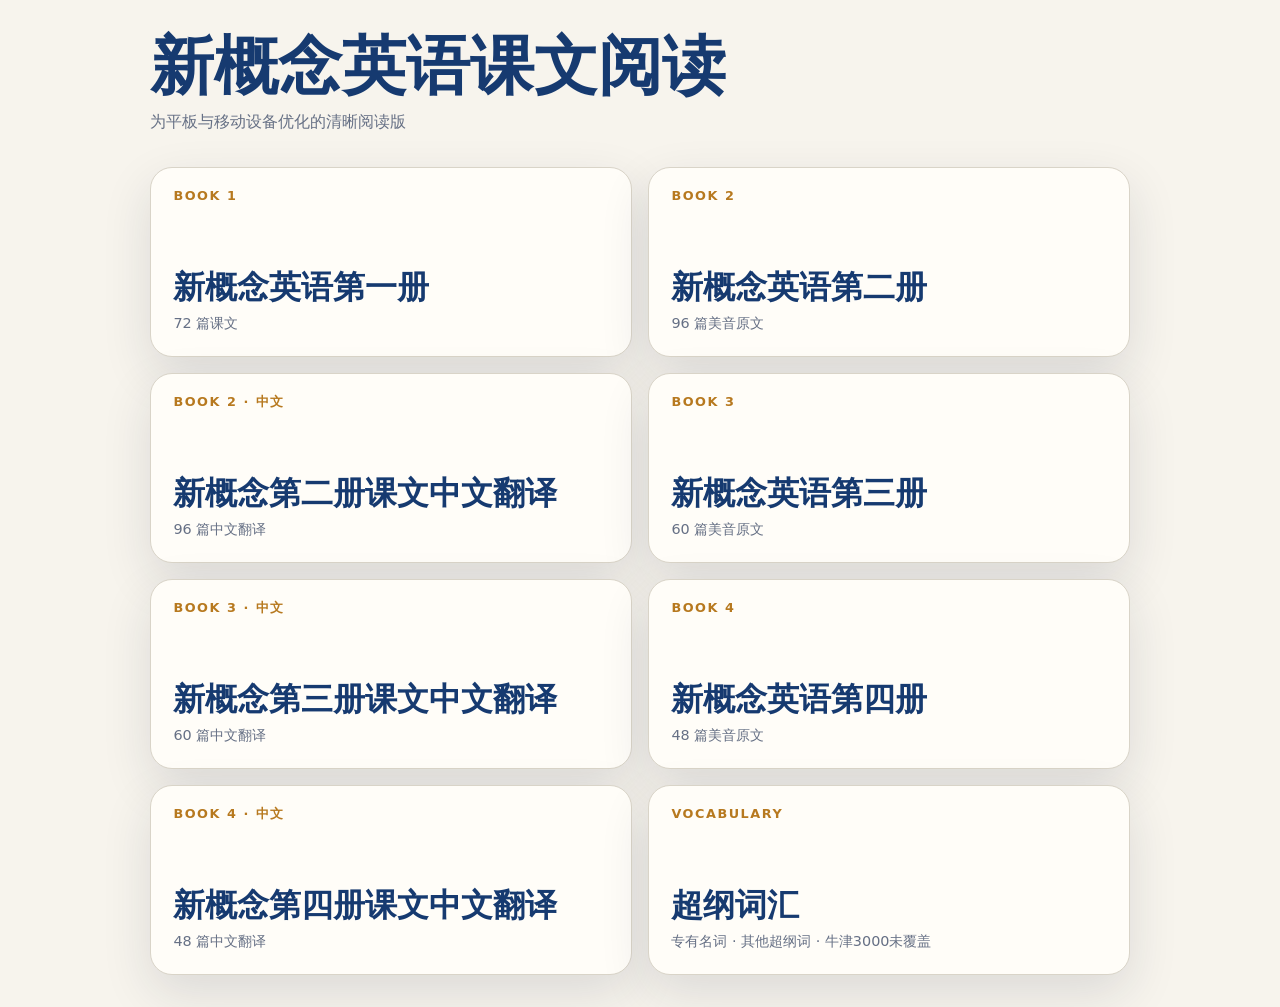
<file: index.html>
<!doctype html><html lang="zh-CN"><head><meta charset="utf-8"><meta name="viewport" content="width=device-width,initial-scale=1"><title>新概念英语课文阅读</title><style>
:root{--paper:#f7f4ed;--surface:#fffdf8;--ink:#172033;--muted:#667085;--line:#d9d4c8;--brand:#163a70;--accent:#b7791f;--shadow:0 18px 50px rgba(26,37,56,.12);--reader-size:20px}
html[data-theme="dark"]{--paper:#101722;--surface:#17202d;--ink:#ecf2fb;--muted:#a8b3c3;--line:#334154;--brand:#9fc4ff;--accent:#f0bc64;--shadow:0 18px 50px rgba(0,0,0,.3)}
*{box-sizing:border-box}html{scroll-behavior:smooth;scroll-padding-top:5.5rem}body{margin:0;background:var(--paper);color:var(--ink);font-family:Georgia,"Noto Serif",serif;line-height:1.75}
button,input,a{font:inherit}.progress{position:fixed;inset:0 0 auto;height:4px;background:transparent;z-index:60}.progress span{display:block;height:100%;width:0;background:linear-gradient(90deg,var(--brand),var(--accent))}
.topbar{position:sticky;top:0;z-index:50;display:flex;align-items:center;gap:.75rem;min-height:70px;padding:.65rem 1.1rem;background:color-mix(in srgb,var(--paper) 92%,transparent);border-bottom:1px solid var(--line);backdrop-filter:blur(16px)}
.book-title{min-width:0;margin-right:auto}.book-title strong{display:block;font:700 1.12rem/1.25 system-ui,sans-serif;color:var(--brand)}.book-title span{display:block;font:500 .78rem/1.3 system-ui,sans-serif;color:var(--muted)}
.icon-btn{display:inline-grid;place-items:center;min-width:44px;height:44px;padding:0 .75rem;border:1px solid var(--line);border-radius:12px;background:var(--surface);color:var(--ink);cursor:pointer}.icon-btn:active{transform:translateY(1px)}
.layout{display:grid;grid-template-columns:minmax(240px,290px) minmax(0,1fr);gap:clamp(1.5rem,3vw,3.5rem);max-width:1440px;margin:auto;padding:1.6rem clamp(1rem,3vw,3rem) 5rem}
.toc{position:sticky;top:94px;align-self:start;max-height:calc(100vh - 118px);overflow:auto;border:1px solid var(--line);border-radius:18px;background:var(--surface);box-shadow:var(--shadow)}
.toc-head{position:sticky;top:0;padding:1rem;background:var(--surface);border-bottom:1px solid var(--line)}.toc-head label{display:block;margin-bottom:.45rem;font:700 .78rem/1 system-ui,sans-serif;letter-spacing:.08em;text-transform:uppercase;color:var(--muted)}
.toc input{width:100%;height:42px;padding:0 .8rem;border:1px solid var(--line);border-radius:10px;background:var(--paper);color:var(--ink);outline:none}.toc input:focus{border-color:var(--brand);box-shadow:0 0 0 3px color-mix(in srgb,var(--brand) 20%,transparent)}
.toc-list{list-style:none;margin:0;padding:.55rem}.toc-list li[hidden]{display:none}.toc-list a{display:grid;grid-template-columns:2.8rem 1fr;gap:.6rem;padding:.68rem .7rem;border-radius:10px;color:var(--ink);text-decoration:none;font:500 .88rem/1.35 system-ui,sans-serif}.toc-list a:hover,.toc-list a.active{background:color-mix(in srgb,var(--brand) 10%,transparent);color:var(--brand)}.toc-num{color:var(--muted);font-variant-numeric:tabular-nums}
.reader{width:min(100%,900px);margin:0 auto}.reader-intro{margin:0 0 1.6rem;padding:1.3rem 1.45rem;border:1px solid var(--line);border-radius:18px;background:var(--surface)}.reader-intro h1{margin:0;color:var(--brand);font:750 clamp(1.7rem,3vw,2.5rem)/1.15 system-ui,sans-serif}.reader-intro p{margin:.45rem 0 0;color:var(--muted);font:500 .92rem/1.5 system-ui,sans-serif}
.lesson{margin:0 0 2rem;padding:clamp(1.25rem,3vw,2.1rem);border:1px solid var(--line);border-radius:22px;background:var(--surface);box-shadow:0 8px 28px rgba(32,43,61,.06)}.lesson-head{margin-bottom:1.15rem;padding-bottom:.85rem;border-bottom:1px solid var(--line)}.lesson-kicker{display:block;margin-bottom:.35rem;color:var(--accent);font:750 .78rem/1 system-ui,sans-serif;letter-spacing:.12em;text-transform:uppercase}.lesson h2{margin:0;color:var(--brand);font:750 clamp(1.45rem,2.6vw,2rem)/1.25 system-ui,sans-serif}
.lesson-body{font-size:var(--reader-size);line-height:1.82;letter-spacing:.006em}.lesson-body p{margin:0 0 1.05em}.lesson-body p:last-child{margin-bottom:0}.dialogue p{margin:0 0:.6em;padding-left:1.05em;text-indent:-1.05em}.source-line{white-space:normal}
.lesson-nav{display:flex;justify-content:space-between;gap:1rem;margin-top:1.4rem;padding-top:1rem;border-top:1px solid var(--line)}.lesson-nav a{color:var(--brand);font:650 .88rem/1.4 system-ui,sans-serif;text-decoration:none}
.book-tabs{display:flex;gap:.45rem;overflow:auto;padding:.1rem}.book-tabs a{white-space:nowrap;padding:.5rem .7rem;border-radius:999px;color:var(--muted);text-decoration:none;font:650 .78rem/1 system-ui,sans-serif}.book-tabs a[aria-current="page"]{background:var(--brand);color:var(--surface)}
.menu-btn{display:none}.back-top{position:fixed;right:1.2rem;bottom:1.2rem;z-index:30;opacity:0;pointer-events:none;transition:.2s}.back-top.show{opacity:1;pointer-events:auto}
.sr-only{position:absolute;width:1px;height:1px;padding:0;margin:-1px;overflow:hidden;clip:rect(0,0,0,0);white-space:nowrap;border:0}
@media(max-width:900px){.layout{display:block;padding:1rem clamp(.7rem,2.5vw,1.4rem) 5rem}.menu-btn{display:inline-grid}.toc{position:fixed;z-index:70;inset:0 auto 0 0;width:min(86vw,340px);max-height:none;border-radius:0 18px 18px 0;transform:translateX(-105%);transition:transform .22s ease}.toc.open{transform:translateX(0)}.scrim{position:fixed;z-index:65;inset:0;background:rgba(0,0,0,.45);opacity:0;pointer-events:none;transition:.22s}.scrim.show{opacity:1;pointer-events:auto}.reader-intro{display:none}.topbar{padding:.55rem .7rem}.book-tabs{display:none}.lesson{border-radius:18px;padding:1.2rem 1rem}.lesson-body{line-height:1.75}}
@media(prefers-reduced-motion:reduce){html{scroll-behavior:auto}*{transition:none!important}}
@media print{.topbar,.toc,.progress,.back-top,.lesson-nav,.scrim{display:none!important}.layout{display:block;max-width:none;padding:0}.reader{width:auto}.lesson{break-before:page;border:0;box-shadow:none;padding:0}.lesson:first-child{break-before:auto}}
.home{min-height:100vh;display:grid;place-items:center;padding:2rem}.shelf{width:min(100%,980px)}.shelf h1{margin:0 0 .5rem;color:var(--brand);font:800 clamp(2rem,5vw,4rem)/1.08 system-ui,sans-serif}.shelf>p{margin:0 0 2rem;color:var(--muted);font:500 1rem/1.6 system-ui,sans-serif}.cards{display:grid;grid-template-columns:repeat(2,minmax(0,1fr));gap:1rem}.card{display:flex;min-height:190px;flex-direction:column;justify-content:flex-end;padding:1.4rem;border:1px solid var(--line);border-radius:22px;background:var(--surface);box-shadow:var(--shadow);color:var(--ink);text-decoration:none}.card:hover{transform:translateY(-3px)}.card span{margin-bottom:auto;color:var(--accent);font:750 .8rem/1 system-ui,sans-serif;letter-spacing:.12em}.card strong{color:var(--brand);font:750 clamp(1.4rem,3vw,2rem)/1.2 system-ui,sans-serif}.card small{margin-top:.4rem;color:var(--muted);font:500 .9rem/1.4 system-ui,sans-serif}@media(max-width:620px){.cards{grid-template-columns:1fr}}</style></head><body><main class="home"><section class="shelf"><h1>新概念英语课文阅读</h1><p>为平板与移动设备优化的清晰阅读版</p><div class="cards"><a class="card" href="book-1.html"><span>BOOK 1</span><strong>新概念英语第一册</strong><small>72 篇课文</small></a><a class="card" href="book-2.html"><span>BOOK 2</span><strong>新概念英语第二册</strong><small>96 篇美音原文</small></a><a class="card" href="book-2-standup.html"><span>BOOK 2 · 中文</span><strong>新概念第二册课文中文翻译</strong><small>96 篇中文翻译</small></a><a class="card" href="book-3.html"><span>BOOK 3</span><strong>新概念英语第三册</strong><small>60 篇美音原文</small></a><a class="card" href="book-3-zh.html"><span>BOOK 3 · 中文</span><strong>新概念第三册课文中文翻译</strong><small>60 篇中文翻译</small></a><a class="card" href="book-4.html"><span>BOOK 4</span><strong>新概念英语第四册</strong><small>48 篇美音原文</small></a><a class="card" href="book-4-zh.html"><span>BOOK 4 · 中文</span><strong>新概念第四册课文中文翻译</strong><small>48 篇中文翻译</small></a><a class="card" href="vocabulary.html"><span>VOCABULARY</span><strong>超纲词汇</strong><small>专有名词 · 其他超纲词 · 牛津3000未覆盖</small></a></div></section></main></body></html>
</file>
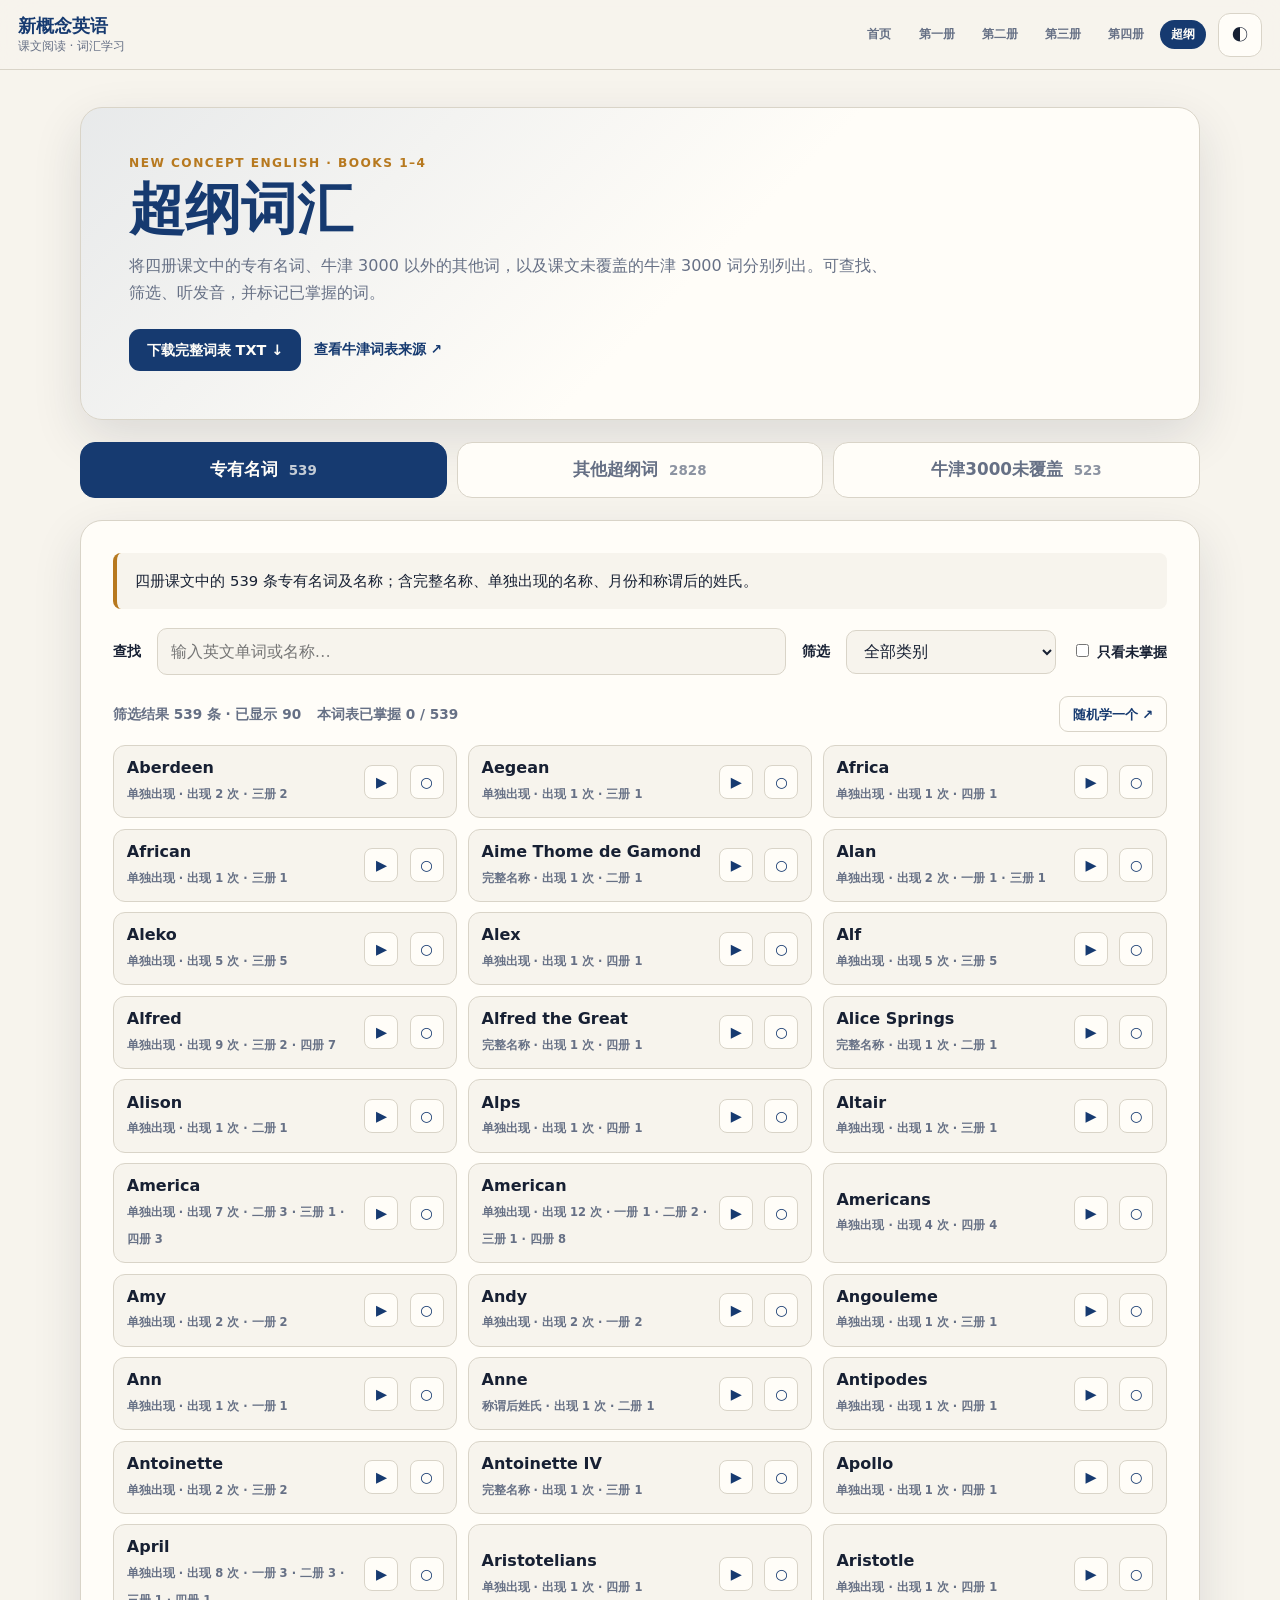
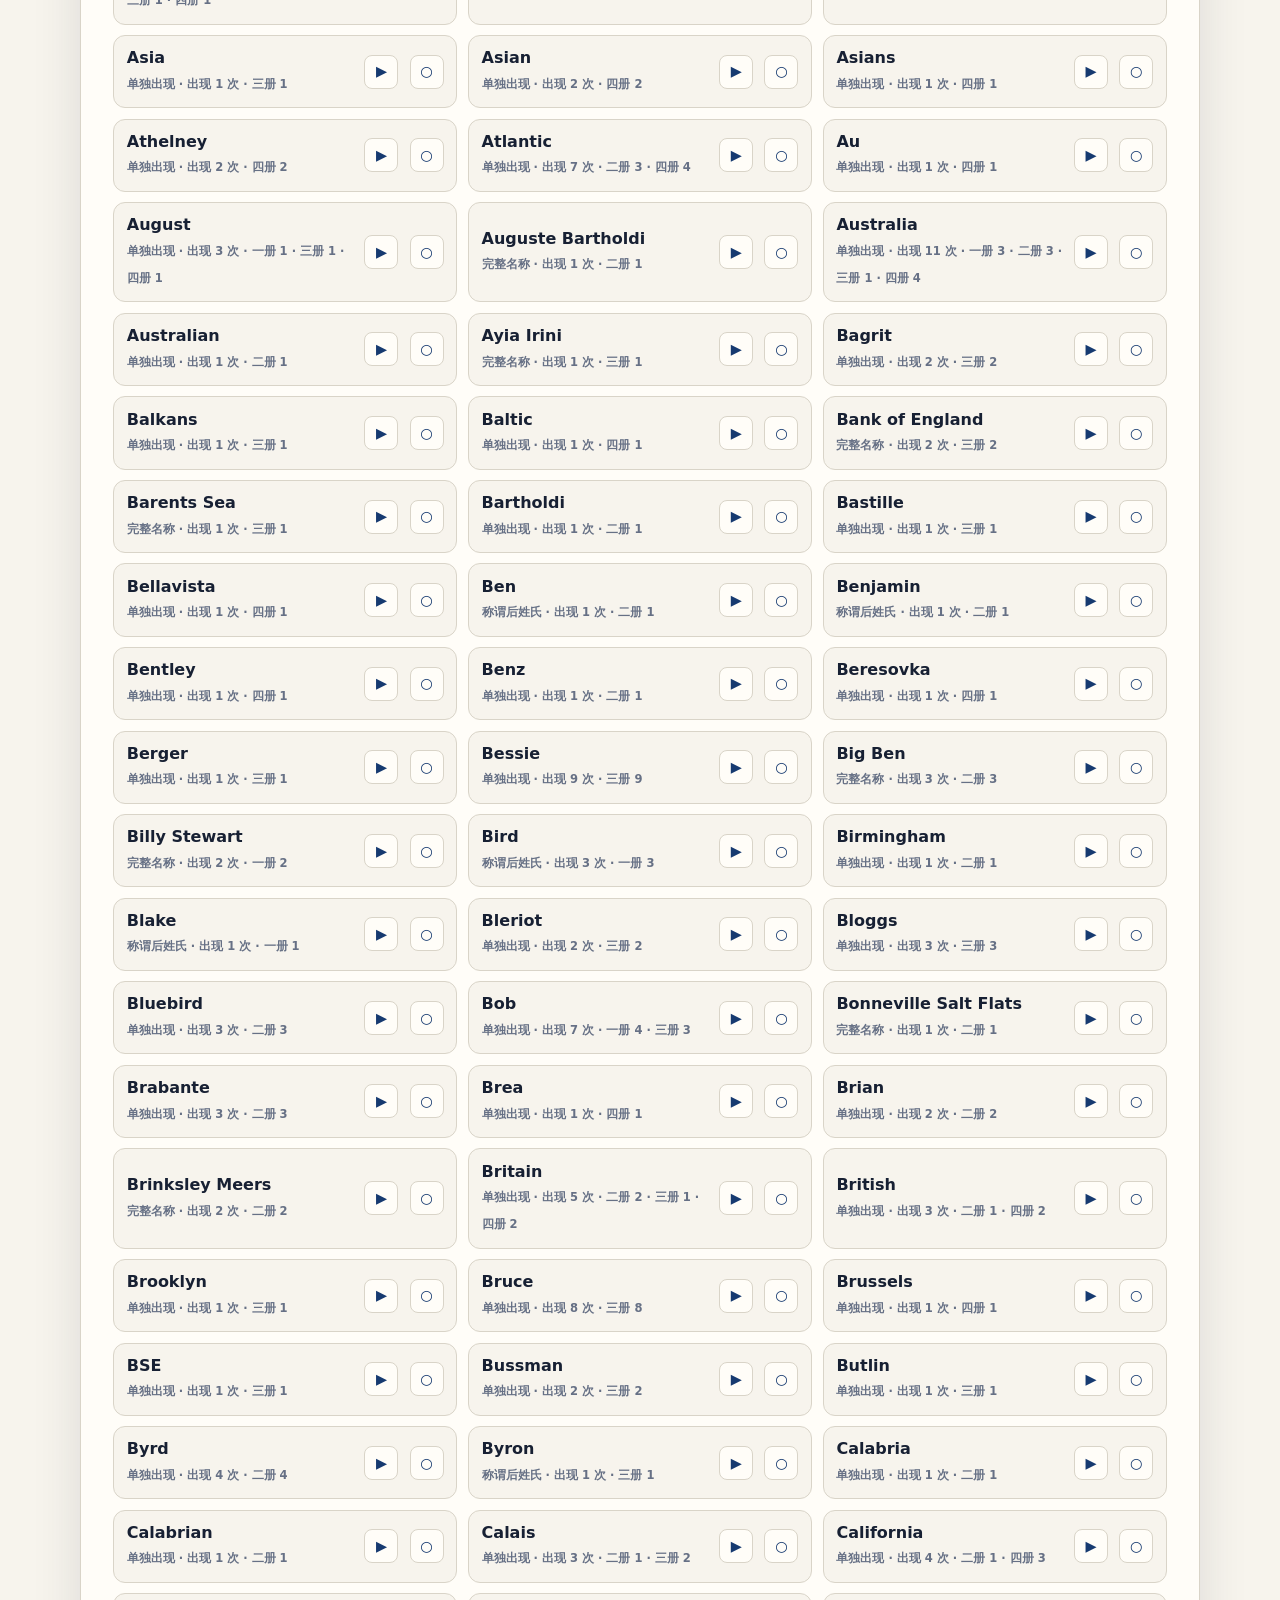
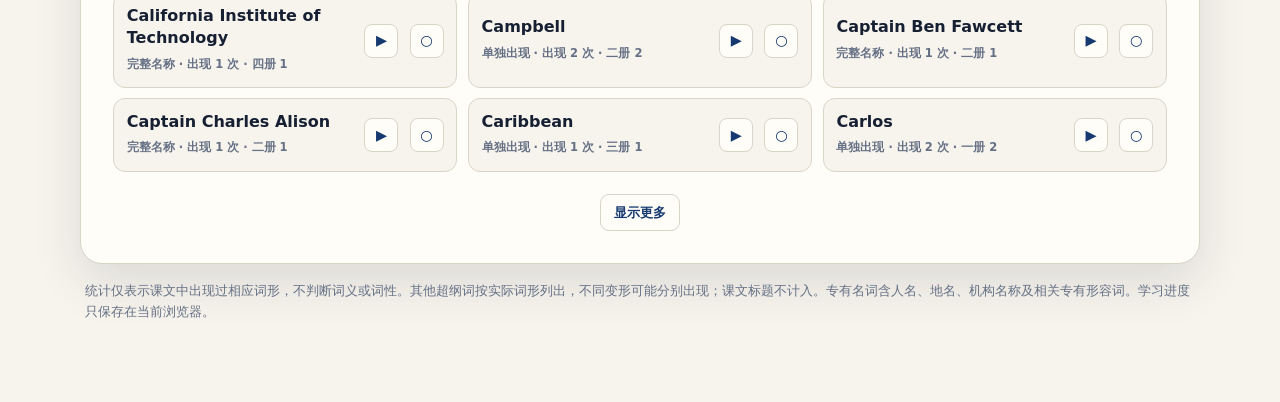
<file: vocabulary.html>
<!doctype html>
<html lang="zh-CN">
<head>
  <meta charset="utf-8">
  <meta name="viewport" content="width=device-width,initial-scale=1">
  <meta name="description" content="新概念英语一至四册的专有名词、牛津3000以外词形与未覆盖词条。">
  <title>超纲词汇 · 新概念英语课文阅读</title>
  <link rel="stylesheet" href="vocabulary.css">
  <script src="vocabulary-data.js" defer></script>
  <script src="vocabulary.js" defer></script>
</head>
<body>
  <header class="topbar">
    <a class="site-title" href="index.html"><strong>新概念英语</strong><span>课文阅读 · 词汇学习</span></a>
    <nav class="book-tabs" aria-label="网站导航">
      <a href="index.html">首页</a>
      <a href="book-1.html">第一册</a>
      <a href="book-2.html">第二册</a>
      <a href="book-3.html">第三册</a>
      <a href="book-4.html">第四册</a>
      <a href="vocabulary.html" aria-current="page">超纲</a>
    </nav>
    <button class="icon-btn" id="themeToggle" type="button" title="切换深色模式" aria-label="切换深色模式">◐</button>
  </header>
  <main class="vocab-page">
    <section class="vocab-hero">
      <span class="eyebrow">NEW CONCEPT ENGLISH · BOOKS 1–4</span>
      <h1>超纲词汇</h1>
      <p>将四册课文中的专有名词、牛津 3000 以外的其他词，以及课文未覆盖的牛津 3000 词分别列出。可查找、筛选、听发音，并标记已掌握的词。</p>
      <div class="hero-actions">
        <a class="download-link" href="vocabulary-list.txt" download>下载完整词表 TXT ↓</a>
        <a class="source-link" href="https://www.oxfordlearnersdictionaries.com/external/pdf/wordlists/oxford-3000-5000/American_Oxford_3000.pdf" target="_blank" rel="noopener noreferrer">查看牛津词表来源 ↗</a>
      </div>
    </section>
    <div class="vocab-tabs" role="tablist" aria-label="词汇类别">
      <button type="button" role="tab" id="tab-proper" aria-controls="panel-list" aria-selected="true" data-list="proper">专有名词 <span id="properTotal"></span></button>
      <button type="button" role="tab" id="tab-extra" aria-controls="panel-list" aria-selected="false" data-list="extra">其他超纲词 <span id="extraTotal"></span></button>
      <button type="button" role="tab" id="tab-missing" aria-controls="panel-list" aria-selected="false" data-list="missing">牛津3000未覆盖 <span id="missingTotal"></span></button>
    </div>
    <section class="vocab-main" id="panel-list" role="tabpanel" aria-labelledby="tab-proper">
      <div class="vocab-intro" id="listIntro"></div>
      <div class="vocab-controls">
        <label for="wordSearch">查找</label>
        <input id="wordSearch" type="search" placeholder="输入英文单词或名称…" autocomplete="off">
        <label for="wordFilter">筛选</label>
        <select id="wordFilter"><option value="all">全部类别</option></select>
        <label class="hide-known"><input id="hideKnown" type="checkbox"> 只看未掌握</label>
      </div>
      <div class="study-bar">
        <p id="resultCount" aria-live="polite"></p>
        <p id="learnedCount"></p>
        <button type="button" id="randomWord">随机学一个 ↗</button>
      </div>
      <div id="studyCard" class="study-card" hidden>
        <div><span class="eyebrow">随机练习</span><strong id="studyWord"></strong><small id="studyMeta"></small></div>
        <div class="study-actions">
          <button type="button" id="studySpeak">▶ 发音</button>
          <button type="button" id="studyKnown">标记已掌握</button>
          <button type="button" id="studyNext">下一个</button>
        </div>
      </div>
      <ul class="word-list" id="wordList" aria-label="词汇列表"></ul>
      <div class="load-more-wrap"><button type="button" id="loadMore" hidden>显示更多</button></div>
    </section>
    <p class="vocab-note">统计仅表示课文中出现过相应词形，不判断词义或词性。其他超纲词按实际词形列出，不同变形可能分别出现；课文标题不计入。专有名词含人名、地名、机构名称及相关专有形容词。学习进度只保存在当前浏览器。</p>
  </main>
</body>
</html>
</file>
<file: vocabulary.css>
:root{--paper:#f7f4ed;--surface:#fffdf8;--ink:#172033;--muted:#667085;--line:#d9d4c8;--brand:#163a70;--accent:#b7791f;--shadow:0 18px 50px rgba(26,37,56,.12)}
html[data-theme="dark"]{--paper:#101722;--surface:#17202d;--ink:#ecf2fb;--muted:#a8b3c3;--line:#334154;--brand:#9fc4ff;--accent:#f0bc64;--shadow:0 18px 50px rgba(0,0,0,.3)}
*{box-sizing:border-box}html{scroll-behavior:smooth}body{margin:0;background:var(--paper);color:var(--ink);font-family:Georgia,"Noto Serif",serif;line-height:1.7}button,input,select,a{font:inherit}
.topbar{position:sticky;top:0;z-index:30;display:flex;align-items:center;gap:.75rem;min-height:70px;padding:.65rem 1.1rem;background:color-mix(in srgb,var(--paper) 92%,transparent);border-bottom:1px solid var(--line);backdrop-filter:blur(16px)}
.site-title{min-width:0;margin-right:auto;text-decoration:none}.site-title strong{display:block;color:var(--brand);font:700 1.12rem/1.25 system-ui,sans-serif}.site-title span{display:block;color:var(--muted);font:500 .78rem/1.3 system-ui,sans-serif}
.book-tabs{display:flex;gap:.3rem;overflow:auto}.book-tabs a{white-space:nowrap;padding:.5rem .7rem;border-radius:999px;color:var(--muted);text-decoration:none;font:650 .78rem/1 system-ui,sans-serif}.book-tabs a:hover{background:color-mix(in srgb,var(--brand) 10%,transparent);color:var(--brand)}.book-tabs a[aria-current="page"]{background:var(--brand);color:var(--surface)}
.icon-btn{display:inline-grid;place-items:center;min-width:44px;height:44px;padding:0 .75rem;border:1px solid var(--line);border-radius:12px;background:var(--surface);color:var(--ink);cursor:pointer}
.vocab-page{width:min(1120px,calc(100% - 2rem));margin:2.3rem auto 5rem}.vocab-hero,.vocab-main{border:1px solid var(--line);border-radius:22px;background:var(--surface);box-shadow:var(--shadow)}.vocab-hero{padding:clamp(1.5rem,4vw,3rem);background:linear-gradient(135deg,color-mix(in srgb,var(--brand) 10%,var(--surface)),var(--surface) 55%)}
.eyebrow{display:block;color:var(--accent);font:750 .76rem/1.2 system-ui,sans-serif;letter-spacing:.12em}.vocab-hero h1{margin:.5rem 0;color:var(--brand);font:800 clamp(2rem,5vw,3.5rem)/1.12 system-ui,sans-serif}.vocab-hero p{max-width:760px;margin:.7rem 0 1.4rem;color:var(--muted);font:500 1rem/1.7 system-ui,sans-serif}.hero-actions{display:flex;gap:.8rem;align-items:center;flex-wrap:wrap}.download-link{display:inline-block;padding:.72rem 1.1rem;border-radius:11px;background:var(--brand);color:var(--surface);font:700 .9rem/1.3 system-ui,sans-serif;text-decoration:none}.source-link{color:var(--brand);font:650 .85rem/1.4 system-ui,sans-serif;text-decoration:none}.source-link:hover{text-decoration:underline}
.vocab-tabs{display:flex;gap:.6rem;margin:1.4rem 0}.vocab-tabs button{flex:1;padding:1rem;border:1px solid var(--line);border-radius:15px;background:var(--surface);color:var(--muted);cursor:pointer;font:700 clamp(.86rem,2vw,1.05rem)/1.3 system-ui,sans-serif}.vocab-tabs button[aria-selected="true"]{border-color:var(--brand);background:var(--brand);color:var(--surface)}.vocab-tabs span{margin-left:.3rem;opacity:.75;font-size:.8em}
.vocab-main{padding:clamp(1rem,3vw,2rem)}.vocab-intro{margin-bottom:1.2rem;padding:1rem 1.15rem;border-left:4px solid var(--accent);border-radius:8px;background:var(--paper);font:500 .92rem/1.6 system-ui,sans-serif}.vocab-controls{display:grid;grid-template-columns:auto minmax(170px,1fr) auto minmax(130px,210px) auto;align-items:center;gap:.65rem 1rem}.vocab-controls label{font:650 .85rem/1.3 system-ui,sans-serif}.vocab-controls input[type="search"],.vocab-controls select{width:100%;min-height:44px;padding:.55rem .8rem;border:1px solid var(--line);border-radius:10px;background:var(--paper);color:var(--ink);outline:none}.vocab-controls input:focus,.vocab-controls select:focus{border-color:var(--brand);box-shadow:0 0 0 3px color-mix(in srgb,var(--brand) 17%,transparent)}.hide-known{white-space:nowrap}.hide-known input{accent-color:var(--brand)}
.study-bar{display:flex;align-items:center;gap:1rem;flex-wrap:wrap;margin:1.3rem 0 .8rem;color:var(--muted);font:600 .85rem/1.4 system-ui,sans-serif}.study-bar p{margin:0}.study-bar button{margin-left:auto}.study-bar button,.study-actions button,.load-more-wrap button{padding:.55rem .8rem;border:1px solid var(--line);border-radius:9px;background:var(--surface);color:var(--brand);cursor:pointer;font:700 .82rem/1.3 system-ui,sans-serif}.study-bar button:hover,.study-actions button:hover,.load-more-wrap button:hover{background:var(--paper)}
.study-card{display:flex;align-items:center;justify-content:space-between;gap:1rem;margin:0 0 1.2rem;padding:1.3rem;border:1px solid var(--accent);border-radius:16px;background:var(--paper)}.study-card[hidden]{display:none}.study-card strong{display:block;margin:.3rem 0;color:var(--brand);font:800 clamp(1.7rem,3vw,2.5rem)/1.2 system-ui,sans-serif}.study-card small{color:var(--muted);font:600 .82rem/1.4 system-ui,sans-serif}.study-actions{display:flex;gap:.5rem;flex-wrap:wrap}
.word-list{display:grid;grid-template-columns:repeat(3,minmax(0,1fr));gap:.65rem;list-style:none;margin:0;padding:0}.word-item{display:flex;align-items:center;gap:.7rem;min-width:0;padding:.7rem .8rem;border:1px solid var(--line);border-radius:12px;background:var(--paper)}.word-item.is-known{opacity:.62}.word-text{min-width:0;flex:1}.word-text strong{display:block;overflow-wrap:anywhere;color:var(--ink);font:750 1rem/1.35 system-ui,sans-serif}.word-text small{color:var(--muted);font:600 .72rem/1.4 system-ui,sans-serif}.word-item button{display:grid;place-items:center;min-width:34px;height:34px;padding:0 .3rem;border:1px solid var(--line);border-radius:8px;background:var(--surface);color:var(--brand);cursor:pointer;font:700 .9rem/1 system-ui,sans-serif}.word-item button:hover{border-color:var(--brand)}.word-list .empty{grid-column:1/-1;padding:2rem;text-align:center;color:var(--muted)}.load-more-wrap{text-align:center;margin:1.4rem 0 0}.vocab-note{margin:1.1rem .3rem;color:var(--muted);font:500 .8rem/1.6 system-ui,sans-serif}
@media(max-width:900px){.word-list{grid-template-columns:repeat(2,minmax(0,1fr))}.vocab-controls{grid-template-columns:auto 1fr auto minmax(120px,180px)}.hide-known{grid-column:1/-1}}
@media(max-width:620px){.topbar{padding:.55rem .7rem}.book-tabs{max-width:45vw}.book-tabs a:not([aria-current="page"]){display:none}.vocab-page{width:min(100% - 1rem,1120px);margin:1rem auto 4rem}.vocab-tabs{gap:.35rem}.vocab-tabs button{padding:.75rem .4rem}.vocab-controls{grid-template-columns:1fr 1fr}.vocab-controls label[for="wordSearch"],.vocab-controls input[type="search"],.vocab-controls label[for="wordFilter"],.vocab-controls select,.hide-known{grid-column:1/-1}.word-list{grid-template-columns:1fr}.study-card{display:block}.study-actions{margin-top:1rem}.study-bar button{margin-left:0}}
@media(prefers-reduced-motion:reduce){html{scroll-behavior:auto}}
</file>
